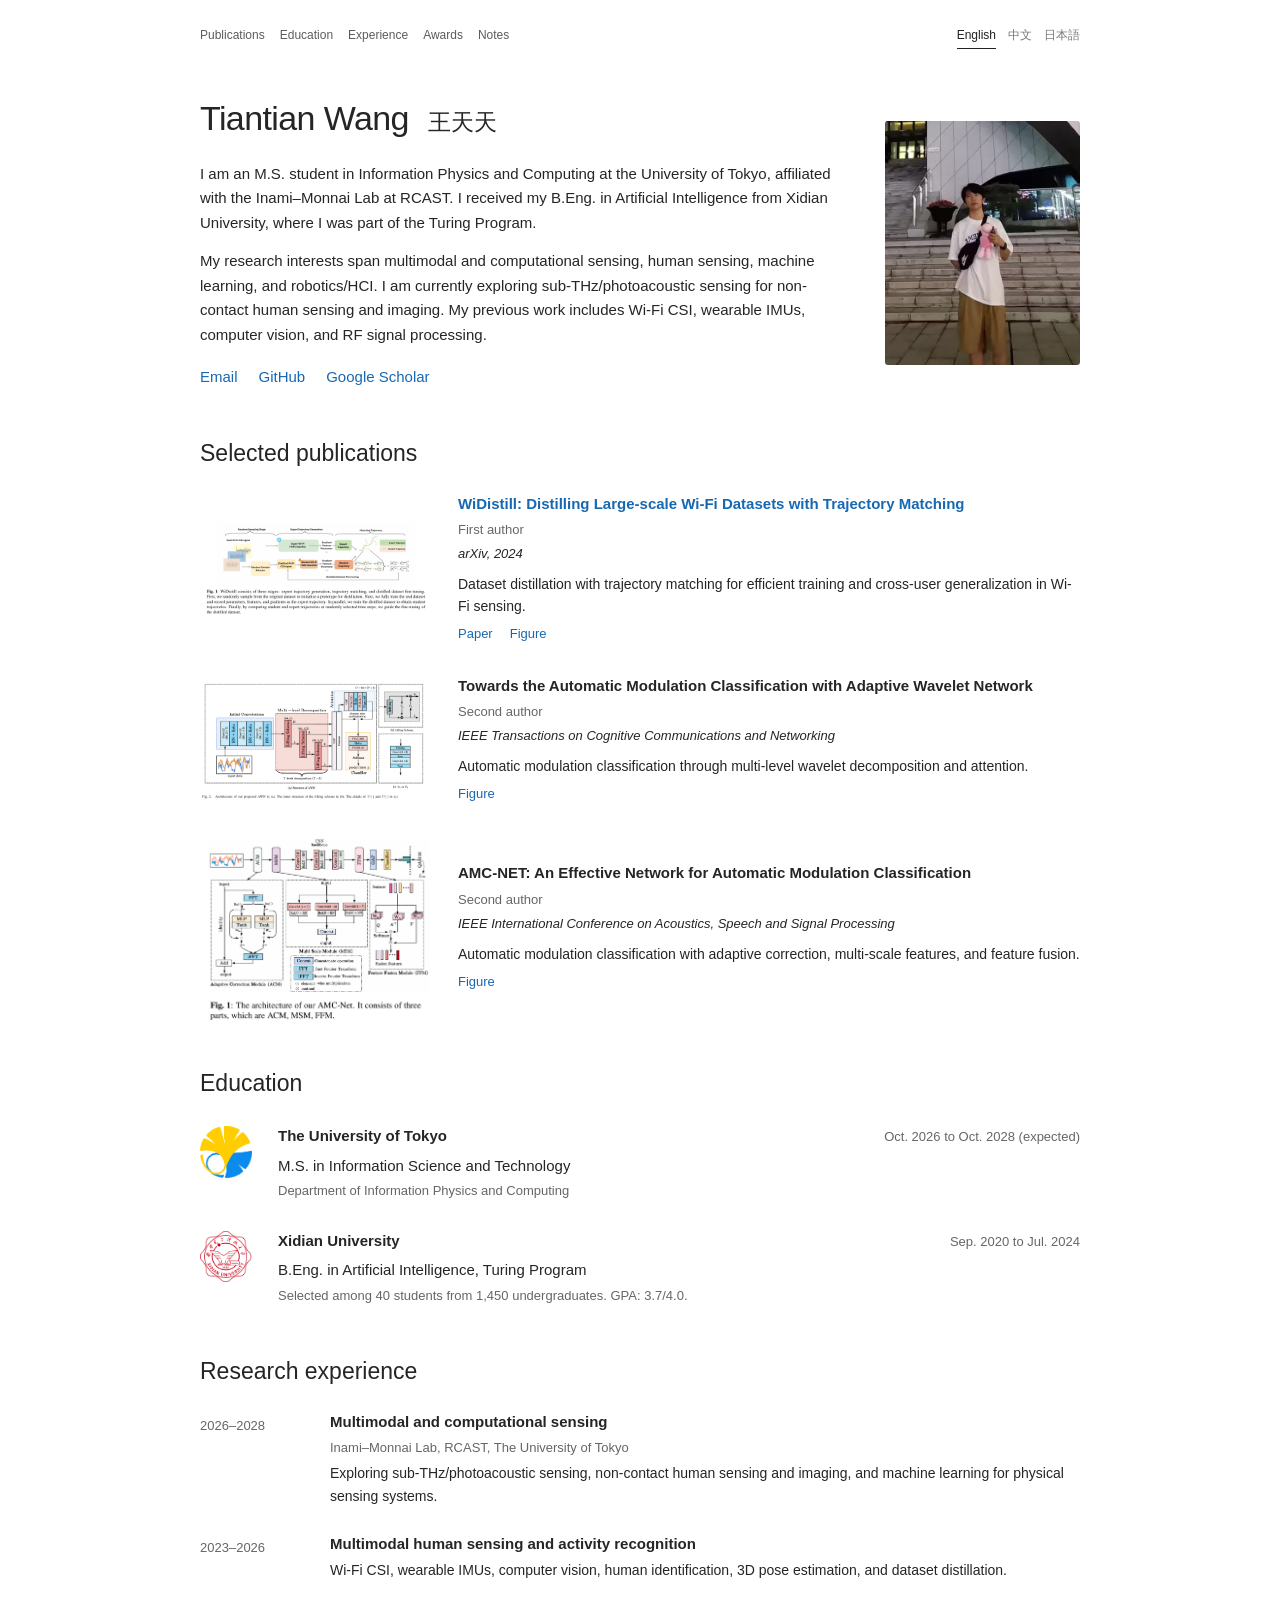
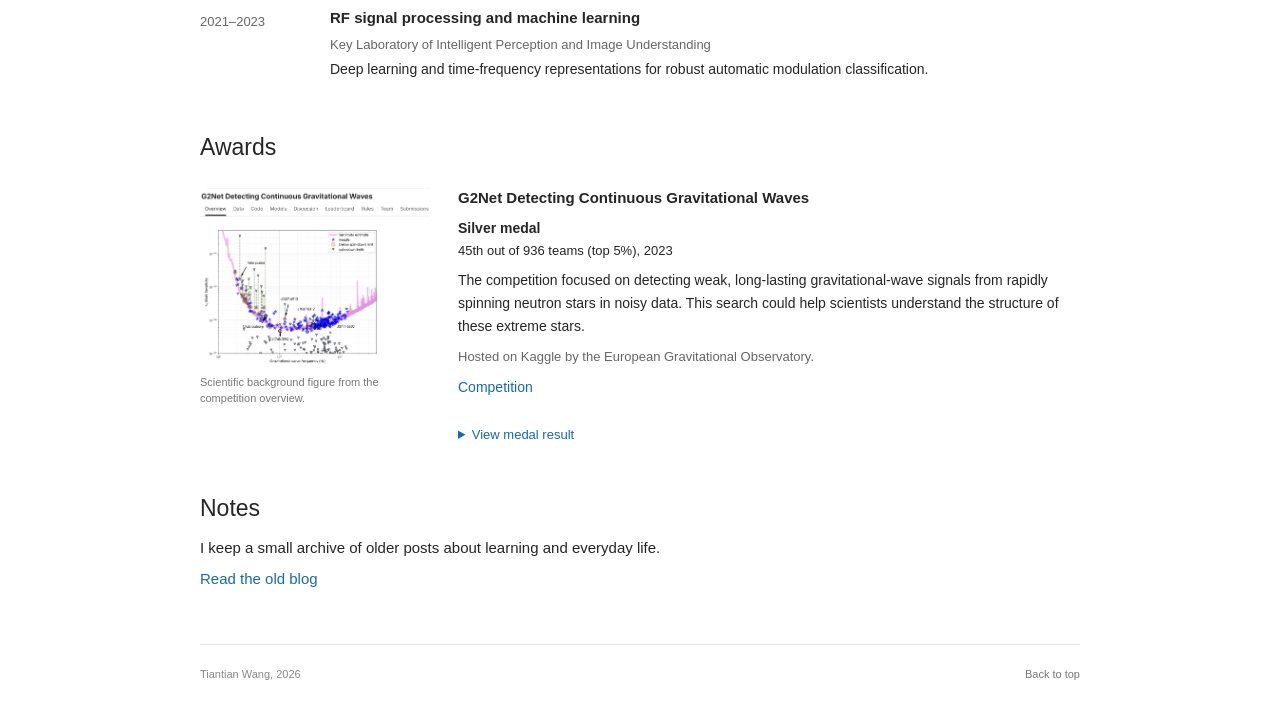
<file: index.html>
<!DOCTYPE html>
<html lang="en">
<head>
  <meta charset="UTF-8" />
  <meta name="viewport" content="width=device-width, initial-scale=1.0" />
  <meta name="description" content="Tiantian Wang, researcher in multimodal and computational sensing, human sensing, machine learning, and robotics/HCI." />
  <meta property="og:title" content="Tiantian Wang" />
  <meta property="og:description" content="Multimodal and computational sensing, human sensing, machine learning, and robotics/HCI." />
  <meta property="og:image" content="https://raw.githubusercontent.com/the-sky001/the-sky001.github.io/main/img/tx.jpg" />
  <meta name="theme-color" content="#ffffff" />
  <title>Tiantian Wang</title>
  <link rel="icon" href="img/favicon.png" />
  <link rel="stylesheet" href="style.css?v=20260831-3" />
</head>
<body>
  <div class="page" id="top">
    <header class="page-header">
      <nav class="section-nav" aria-label="Page sections">
        <a href="#publications" data-i18n="nav.publications">Publications</a><a href="#education" data-i18n="nav.education">Education</a><a href="#experience" data-i18n="nav.experience">Experience</a><a href="#awards" data-i18n="nav.awards">Awards</a><a href="#blog" data-i18n="nav.blog">Notes</a>
      </nav>
      <div class="lang-switch" aria-label="Language selector">
        <button type="button" data-lang="en" class="active" aria-pressed="true" lang="en">English</button>
        <button type="button" data-lang="zh" aria-pressed="false" lang="zh-CN">中文</button>
        <button type="button" data-lang="ja" aria-pressed="false" lang="ja">日本語</button>
      </div>
    </header>
    <main>
      <section id="about" class="introduction">
        <div class="bio">
          <h1>Tiantian Wang <span lang="zh-CN">王天天</span></h1>
          <p data-i18n="bio1">I am an M.S. student in Information Physics and Computing at the University of Tokyo, affiliated with the Inami–Monnai Lab at RCAST. I received my B.Eng. in Artificial Intelligence from Xidian University, where I was part of the Turing Program.</p><p id="research" data-i18n="bio2">My research interests span multimodal and computational sensing, human sensing, machine learning, and robotics/HCI. I am currently exploring sub-THz/photoacoustic sensing for non-contact human sensing and imaging. My previous work includes Wi-Fi CSI, wearable IMUs, computer vision, and RF signal processing.</p>
          <div class="contact-links"><a href="mailto:tiantianw30@gmail.com">Email</a><a href="https://github.com/the-sky001" target="_blank" rel="noopener">GitHub</a><a href="https://scholar.google.com/citations?user=Pj4jG9YAAAAJ&amp;hl=zh-CN" target="_blank" rel="noopener">Google Scholar</a></div>
        </div>
        <img class="portrait" src="img/tx.jpg" alt="Tiantian Wang" fetchpriority="high" />
      </section>
      <section id="publications" class="section">
        <h2 data-i18n="pub.title">Selected publications</h2>
        <div class="publication-list">
        <article class="publication">
          <a class="paper-image" href="img/widistill-framework.png" target="_blank" rel="noopener"><img src="img/widistill-framework.png" width="1216" height="488" loading="lazy" decoding="async" alt="WiDistill framework: random sampling, expert trajectory generation, and trajectory matching" data-i18n-alt="pub.widistill.alt" /></a>
          <div class="paper-text">
            <h3><a href="https://arxiv.org/abs/2410.04073" target="_blank" rel="noopener">WiDistill: Distilling Large-scale Wi-Fi Datasets with Trajectory Matching</a></h3>
            <p class="paper-role" data-i18n="pub.first">First author</p>
            <p class="venue">arXiv, 2024</p>
            <p class="paper-description" data-i18n="pub.widistill">Dataset distillation with trajectory matching for efficient training and cross-user generalization in Wi-Fi sensing.</p>
            <div class="paper-links"><a href="https://arxiv.org/abs/2410.04073" target="_blank" rel="noopener" data-i18n="pub.paper">Paper</a><a href="img/widistill-framework.png" target="_blank" rel="noopener" data-i18n="pub.figure">Figure</a></div>
          </div>
        </article>

        <article class="publication">
          <a class="paper-image" href="img/awn-architecture.png" target="_blank" rel="noopener"><img src="img/awn-architecture.png" width="1196" height="629" loading="lazy" decoding="async" alt="Adaptive Wavelet Network architecture with multi-level decomposition and attention" data-i18n-alt="pub.awn.alt" /></a>
          <div class="paper-text">
            <h3>Towards the Automatic Modulation Classification with Adaptive Wavelet Network</h3>
            <p class="paper-role" data-i18n="pub.second">Second author</p>
            <p class="venue">IEEE Transactions on Cognitive Communications and Networking</p>
            <p class="paper-description" data-i18n="pub.awn">Automatic modulation classification through multi-level wavelet decomposition and attention.</p>
            <div class="paper-links"><a href="img/awn-architecture.png" target="_blank" rel="noopener" data-i18n="pub.figure">Figure</a></div>
          </div>
        </article>

        <article class="publication">
          <a class="paper-image" href="img/amc-net-architecture.png" target="_blank" rel="noopener"><img src="img/amc-net-architecture.png" width="947" height="759" loading="lazy" decoding="async" alt="AMC-Net architecture with adaptive correction, multi-scale, and feature fusion modules" data-i18n-alt="pub.amc.alt" /></a>
          <div class="paper-text">
            <h3>AMC-NET: An Effective Network for Automatic Modulation Classification</h3>
            <p class="paper-role" data-i18n="pub.second">Second author</p>
            <p class="venue">IEEE International Conference on Acoustics, Speech and Signal Processing</p>
            <p class="paper-description" data-i18n="pub.amc">Automatic modulation classification with adaptive correction, multi-scale features, and feature fusion.</p>
            <div class="paper-links"><a href="img/amc-net-architecture.png" target="_blank" rel="noopener" data-i18n="pub.figure">Figure</a></div>
          </div>
        </article></div>
      </section>
      <section id="education" class="section">
        <h2 data-i18n="nav.education">Education</h2>
        <div class="education-list">
        <article class="education-entry">
          <img class="university-logo" src="img/university-of-tokyo-logo.png" width="250" height="251" loading="lazy" decoding="async" alt="The University of Tokyo logo" data-i18n-alt="edu.ut.alt" />
          <div><div class="entry-heading"><h3 data-i18n="edu.ut.title">The University of Tokyo</h3><p class="date" data-i18n="edu.ut.date">Oct. 2026 to Oct. 2028 (expected)</p></div><p data-i18n="edu.ut.degree">M.S. in Information Science and Technology</p><p class="secondary" data-i18n="edu.ut.dept">Department of Information Physics and Computing</p></div>
        </article>

        <article class="education-entry">
          <img class="university-logo" src="img/xidian-university-logo.png" width="1024" height="1012" loading="lazy" decoding="async" alt="Xidian University emblem" data-i18n-alt="edu.xdu.alt" />
          <div><div class="entry-heading"><h3 data-i18n="edu.xdu.title">Xidian University</h3><p class="date" data-i18n="edu.xdu.date">Sep. 2020 to Jul. 2024</p></div><p data-i18n="edu.xdu.degree">B.Eng. in Artificial Intelligence, Turing Program</p><p class="secondary" data-i18n="edu.xdu.detail">Selected among 40 students from 1,450 undergraduates. GPA: 3.7/4.0.</p></div>
        </article></div>
      </section>
      <section id="experience" class="section">
        <h2 data-i18n="exp.title">Research experience</h2>
        <div class="experience-list">
        <article class="experience-entry"><p class="date">2026–2028</p><div><h3 data-i18n="exp.e1.title">Multimodal and computational sensing</h3><p class="secondary" data-i18n="exp.e1.place">Inami–Monnai Lab, RCAST, The University of Tokyo</p><p data-i18n="exp.e1.body">Exploring sub-THz/photoacoustic sensing, non-contact human sensing and imaging, and machine learning for physical sensing systems.</p></div></article>

        <article class="experience-entry"><p class="date">2023–2026</p><div><h3 data-i18n="exp.e2.title">Multimodal human sensing and activity recognition</h3><p data-i18n="exp.e2.body">Wi-Fi CSI, wearable IMUs, computer vision, human identification, 3D pose estimation, and dataset distillation.</p></div></article>

        <article class="experience-entry"><p class="date">2021–2023</p><div><h3 data-i18n="exp.e3.title">RF signal processing and machine learning</h3><p class="secondary" data-i18n="exp.e3.place">Key Laboratory of Intelligent Perception and Image Understanding</p><p data-i18n="exp.e3.body">Deep learning and time-frequency representations for robust automatic modulation classification.</p></div></article></div>
      </section>
      <section id="awards" class="section">
        <h2 data-i18n="nav.awards">Awards</h2>
        <article class="award">
          <figure class="competition-figure">
            <a href="img/kaggle-g2net-scientific-context.png" target="_blank" rel="noopener"><img src="img/kaggle-g2net-scientific-context.png" width="966" height="749" loading="lazy" decoding="async" alt="Competition background chart showing strain sensitivity versus gravitational-wave frequency for pulsars" data-i18n-alt="award.context.alt" /></a>
            <figcaption data-i18n="award.context.caption">Scientific background figure from the competition overview.</figcaption>
          </figure>
          <div class="award-text">
            <h3>G2Net Detecting Continuous Gravitational Waves</h3>
            <p class="award-result"><strong data-i18n="award.medal">Silver medal</strong><span data-i18n="award.body">45th out of 936 teams (top 5%), 2023</span></p>
            <p data-i18n="award.brief">The competition focused on detecting weak, long-lasting gravitational-wave signals from rapidly spinning neutron stars in noisy data. This search could help scientists understand the structure of these extreme stars.</p><p class="secondary" data-i18n="award.organizer">Hosted on Kaggle by the European Gravitational Observatory.</p>
            <a href="https://www.kaggle.com/competitions/g2net-detecting-continuous-gravitational-waves" target="_blank" rel="noopener" data-i18n="award.link">Competition</a>
          </div>
        </article>
        <details class="medal-evidence">
          <summary data-i18n="award.evidence">View medal result</summary>
          <figure><a href="img/kaggle-g2net-silver-medal.png" target="_blank" rel="noopener"><img src="img/kaggle-g2net-silver-medal.png" width="1534" height="493" loading="lazy" decoding="async" alt="Kaggle result: silver medal, team placed 45th out of 936 teams" data-i18n-alt="award.result.alt" /></a><figcaption data-i18n="award.result.caption">Kaggle result: silver medal, 45th out of 936 teams.</figcaption></figure>
        </details>
      </section>
      <section id="blog" class="section notes">
        <h2 data-i18n="nav.blog">Notes</h2><p data-i18n="blog.body">I keep a small archive of older posts about learning and everyday life.</p><a href="/archives/" data-i18n="blog.button">Read the old blog</a>
      </section>
    </main>
    <footer><span>Tiantian Wang, <span id="year"></span></span><a href="#top" data-i18n="footer.back">Back to top</a></footer>
  </div>
  <script src="app.js?v=20261006-1"></script>
  <script src="profile-update.js?v=20261006-1"></script>
</body>
</html>
</file>
<file: style.css>
:root {
  color-scheme: light;
  --text: #252525;
  --secondary: #666;
  --link: #1768b3;
  --rule: #e5e5e5;
}
* { box-sizing: border-box; }
html { scroll-behavior: smooth; }
body {
  margin: 0;
  background: #fff;
  color: var(--text);
  font-family: "Helvetica Neue", Arial, "Hiragino Sans", "Microsoft YaHei", sans-serif;
  font-size: 15px;
  line-height: 1.65;
  -webkit-font-smoothing: antialiased;
}
.page { width: min(880px, calc(100% - 48px)); margin: 0 auto; }
a { color: var(--link); text-decoration: none; text-underline-offset: 3px; }
a:hover { text-decoration: underline; }
a:focus-visible, button:focus-visible, summary:focus-visible { outline: 2px solid var(--link); outline-offset: 5px; }
p { margin: 0 0 13px; }
h1, h2, h3 { line-height: 1.35; }
h1 { margin: 0 0 20px; font-size: 34px; font-weight: 500; letter-spacing: -.6px; }
h1 span { margin-left: 10px; font-size: 23px; font-weight: 400; letter-spacing: 0; white-space: nowrap; }
h2 { margin: 0 0 25px; font-size: 23px; font-weight: 500; }
h3 { margin: 0 0 5px; font-size: 15px; font-weight: 600; }
img { max-width: 100%; }
section[id], p[id] { scroll-margin-top: 24px; }
.secondary, .date { color: var(--secondary); font-size: 13px; }
.page-header { display: flex; align-items: baseline; justify-content: space-between; gap: 20px; padding-top: 26px; font-size: 12px; }
.section-nav, .lang-switch { display: flex; flex-wrap: wrap; gap: 15px; }
.section-nav a { color: #5c5c5c; }
.lang-switch { flex-shrink: 0; gap: 12px; }
.lang-switch button { padding: 0 0 2px; border: 0; border-bottom: 1px solid transparent; border-radius: 0; background: none; color: #777; font: inherit; cursor: pointer; }
.lang-switch button.active { color: #222; border-bottom-color: #222; }
.introduction { display: grid; grid-template-columns: minmax(0, 1fr) 195px; gap: 48px; align-items: center; padding: 47px 0 0; }
.bio { min-width: 0; }
.portrait { display: block; width: 195px; height: 244px; object-fit: cover; border-radius: 3px; }
.contact-links { display: flex; gap: 21px; margin-top: 17px; }
.section { margin-top: 48px; }
.publication-list { display: grid; gap: 31px; }
.publication { display: grid; grid-template-columns: 230px minmax(0, 1fr); gap: 28px; align-items: center; }
.paper-image { display: block; }
.paper-image img { display: block; width: 100%; height: auto; max-height: 195px; object-fit: contain; }
.paper-text p { margin: 3px 0; }
.paper-role { color: #666; font-size: 13px; }
.venue { font-size: 13px; font-style: italic; }
.paper-text .paper-description { margin: 9px 0 6px; font-size: 14px; line-height: 1.55; }
.paper-links { display: flex; gap: 17px; font-size: 13px; }
.education-list { display: grid; gap: 25px; }
.education-entry { display: grid; grid-template-columns: 57px minmax(0, 1fr); gap: 21px; align-items: start; }
.university-logo { display: block; width: 52px; height: 56px; object-fit: contain; }
.entry-heading { display: flex; justify-content: space-between; align-items: baseline; flex-wrap: wrap; gap: 3px 16px; }
.education-entry p { margin: 2px 0; }
.experience-list { display: grid; gap: 23px; }
.experience-entry { display: grid; grid-template-columns: 112px minmax(0, 1fr); gap: 18px; }
.experience-entry p { margin: 3px 0; font-size: 14px; }
.experience-entry .date, .experience-entry .secondary { font-size: 13px; }
.award { display: grid; grid-template-columns: 230px minmax(0, 1fr); gap: 28px; align-items: start; }
figure { margin: 0; }
figure img { display: block; width: 100%; height: auto; }
figcaption { margin-top: 7px; font-size: 11px; line-height: 1.5; color: #777; }
.award-text { font-size: 14px; }
.award-text p { margin: 8px 0; }
.award-result strong { display: block; font-weight: 600; }
.award-result span { display: block; font-size: 13px; }
.medal-evidence { margin: 17px 0 0 258px; font-size: 13px; }
.medal-evidence summary { width: fit-content; color: var(--link); cursor: pointer; }
.medal-evidence figure { margin-top: 14px; }
.medal-evidence[open] { margin-left: 0; }
.notes h2 { margin-bottom: 12px; }
.notes p { margin-bottom: 6px; }
footer { display: flex; justify-content: space-between; gap: 20px; margin-top: 52px; padding: 20px 0 30px; border-top: 1px solid var(--rule); color: #888; font-size: 11px; }
footer a { color: #777; }
@media (max-width: 760px) {
  .page-header { align-items: flex-start; }
  .section-nav { gap: 7px 14px; }
  .introduction { grid-template-columns: minmax(0, 1fr) 156px; gap: 28px; }
  .portrait { width: 156px; height: 195px; }
  h1 { font-size: 29px; }
  h1 span { font-size: 20px; }
  .publication, .award { grid-template-columns: 190px minmax(0, 1fr); gap: 24px; }
  .medal-evidence { margin-left: 214px; }
}
@media (max-width: 580px) {
  .page { width: calc(100% - 36px); }
  .page-header { flex-direction: column-reverse; gap: 16px; padding-top: 18px; }
  .lang-switch { align-self: flex-end; }
  .section-nav { font-size: 12px; }
  .introduction { grid-template-columns: minmax(0, 1fr); gap: 23px; padding-top: 32px; }
  .portrait { grid-row: 1; width: 128px; height: 160px; }
  h1 { font-size: 30px; margin-bottom: 17px; }
  h1 span { font-size: 21px; }
  h2 { font-size: 22px; margin-bottom: 21px; }
  .section { margin-top: 38px; }
  .publication-list { gap: 30px; }
  .publication, .award { grid-template-columns: minmax(0, 1fr); gap: 15px; }
  .paper-image { width: min(100%, 330px); }
  .paper-image img { max-height: 220px; }
  .competition-figure { width: min(100%, 285px); }
  .education-entry { grid-template-columns: 44px minmax(0, 1fr); gap: 15px; }
  .university-logo { width: 42px; height: 48px; }
  .entry-heading { display: block; }
  .experience-entry { grid-template-columns: minmax(0, 1fr); gap: 2px; }
  .medal-evidence { margin-left: 0; }
}
@media (prefers-reduced-motion: reduce) { html { scroll-behavior: auto; } }
</file>
